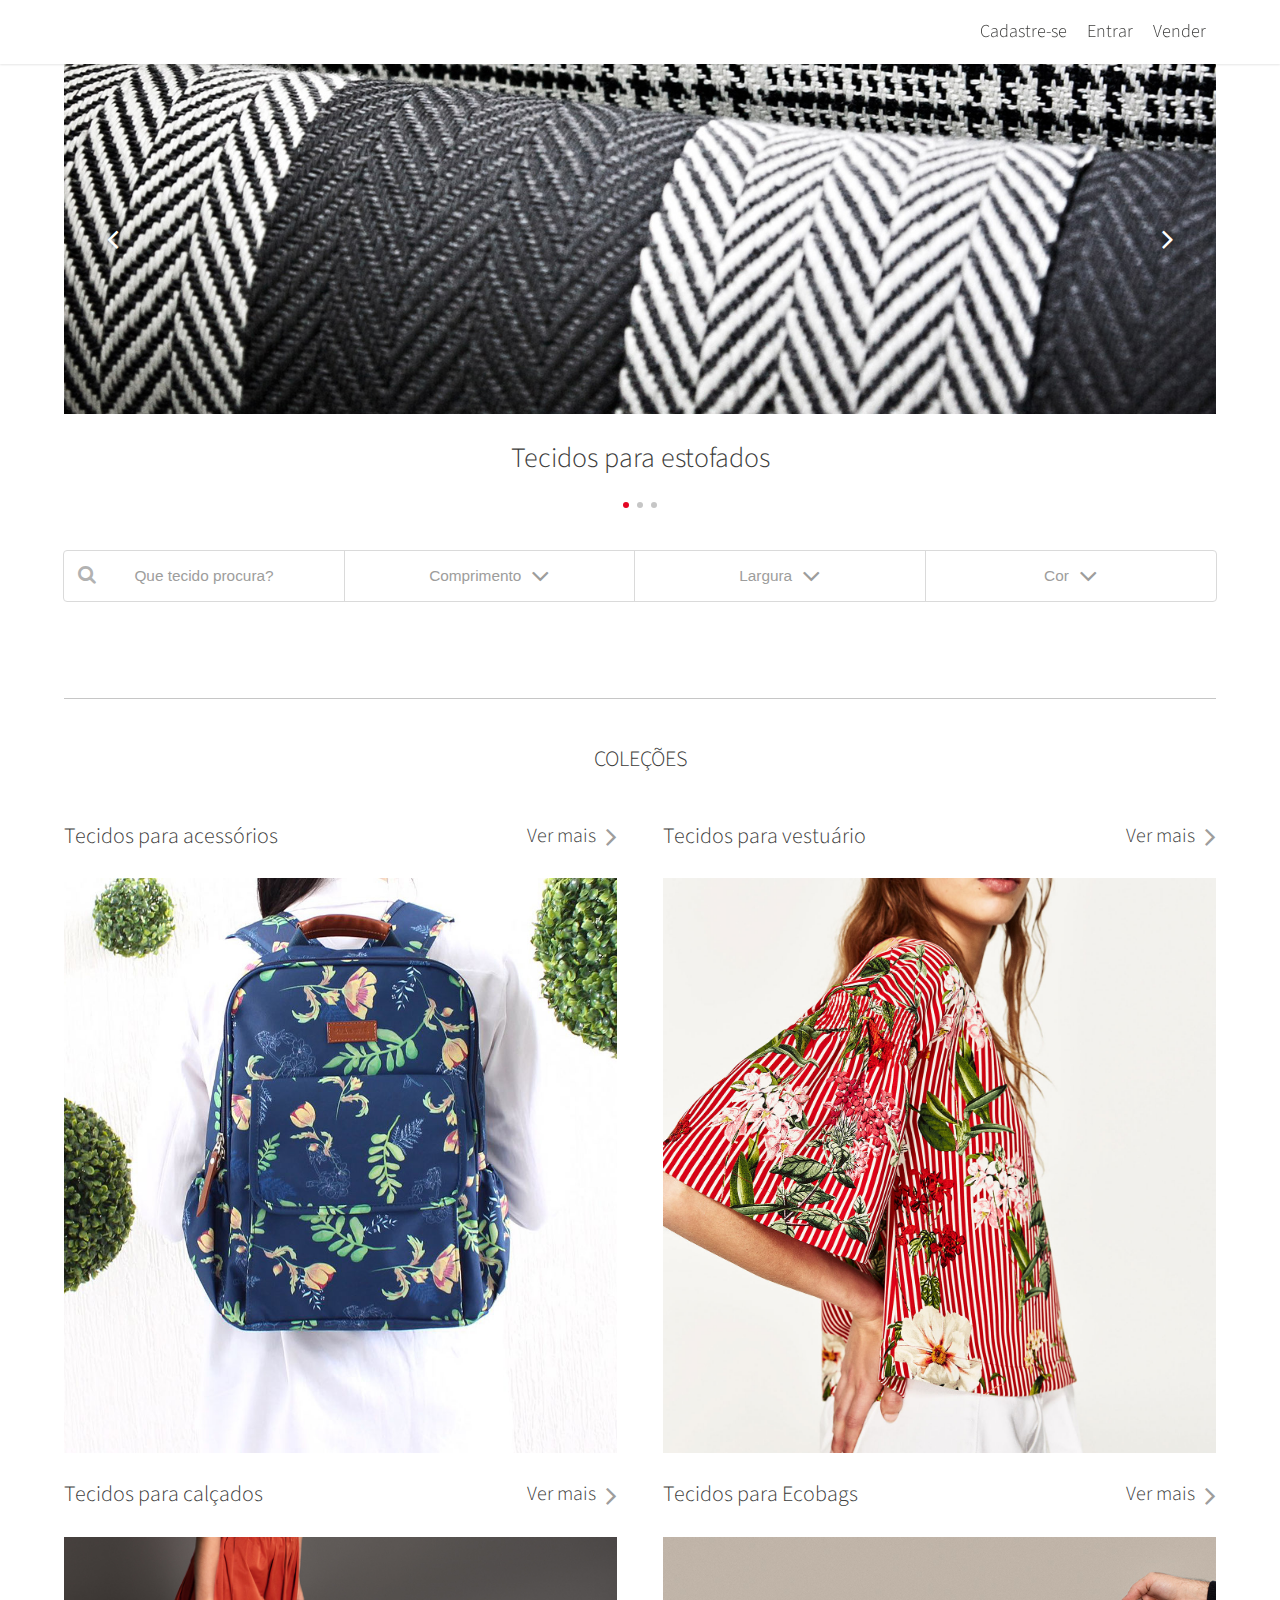
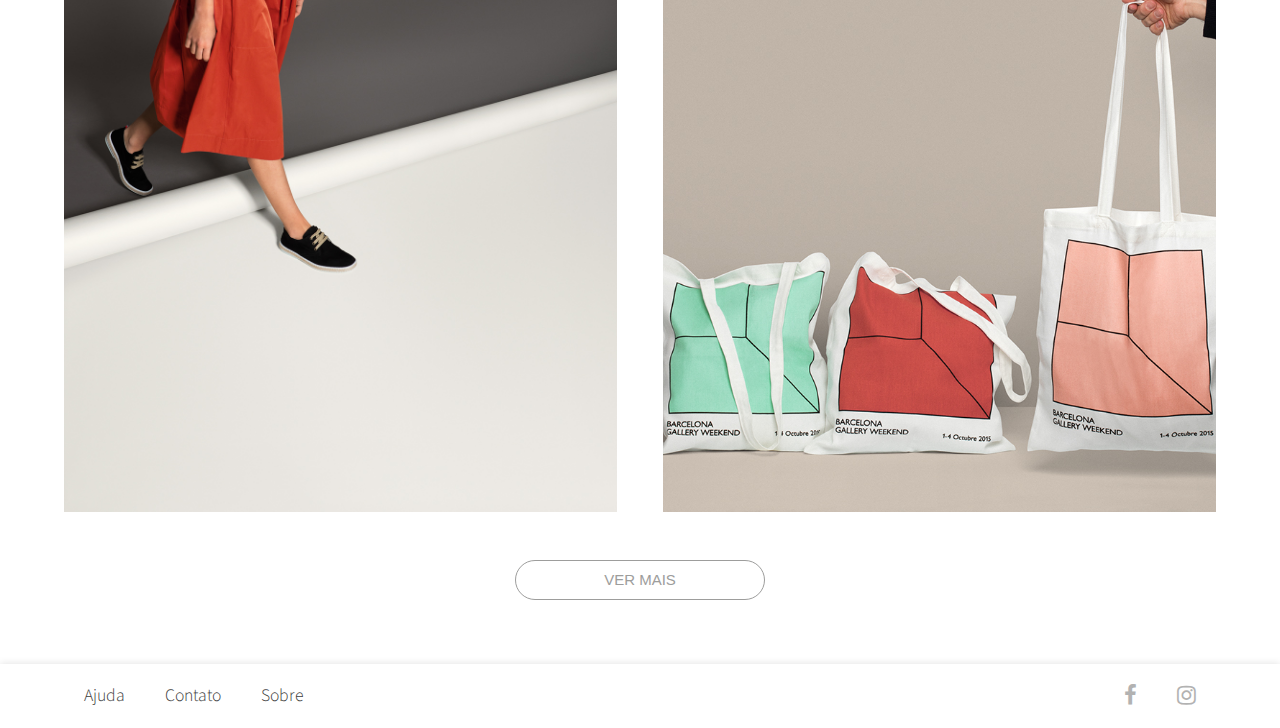
<file: index.html>
<!DOCTYPE html>
<html>
<head>
	<title>Fibra tecidos</title>
	<meta charset="utf-8">
	<meta name="viewport" content="width=device-width, user-scalable=no">
	<meta name="theme-color" content="#e40523">
	<link rel="stylesheet" type="text/css" href="font-awesome/css/font-awesome.min.css">
	<link rel="stylesheet" type="text/css" href="css/normalize.css">
	<link rel="stylesheet" type="text/css" href="css/style.css">
</head>
<body>
	<!-- HEADER -->
	<header id="header">
		<div class="topo linha container">
			<div id="menu">
				<button class="botao transparente abrir-fechar-menu">
					<img class="ativo" src="img/icone/nav-bar.svg">
					<img class="fechar" src="img/icone/close-menu.svg">
				</button>

				<nav class="menu-hamburguer">
						<ul id="menu-usuario">
							<li><a href="#">Cadastre-se</a></li>
							<li><a href="#">Entrar</a></li>
							<li><a href="#">Vender</a></li>
						</ul>
							<div class="divisor menu"></div>
						<ul id="menu-ajuda">
							<li><a href="#">Ajuda</a></li>
							<li><a href="#">Contato</a></li>
							<li><a href="#">Sobre</a></li>
						</ul>
				</nav>
			</div>

			<div id="logo">
				<a href="index.html">
					<h1>Fibra tecidos</h1>
				</a>
			</div>
		</div>
		<div class="bg-branco"></div>
	</header>

	<!-- SLIDER -->
	<section id="slider">

		<div id="slides" class="linha">
			<div class="slide active" data-slide=0>
				<a href="#">
					<img src="img/slide1.jpg">
					<h2>Tecidos para estofados</h2>
				</a>
			</div>
			<div class="slide" data-slide=1>
				<a href="#">
					<img src="img/slide2.jpg">
					<h2>Título do slide</h2>
				</a>
			</div>
			<div class="slide" data-slide=2>
				<a href="#">
					<img src="img/slide3.jpg">
					<h2>Título do slide</h2>
				</a>
			</div>
		</div>

		<nav class="setas">
			<button class="botao transparente seta esquerda">
				<i class="fa fa-angle-left" aria-hidden="true"></i>
			</button>
			<button class="botao transparente seta direita">
				<i class="fa fa-angle-right" aria-hidden="true"></i>
			</button>
		</nav>

		<div class="bullets container">
			<ul class="linha">
				<!-- COLOCAR BULLETS AQUI (JS) -->
			</ul>
		</div>
	</section>

	<!-- BUSCA -->
	<section id="search" class="container">
		<div class="busca-escrita">
			<span class=""><i class="fa fa-search" aria-hidden="true"></i></span>
			<button class="botao transparente" type="button" name="button">Que tecido procura?</button>
			<input class="botao transparente" placeholder="Que tecido procura?"></inpu>
		</div>
		<div class="filtros linha">
			<button class="botao transparente largura linha">
				<p>Comprimento</p>
				<i class="fa fa-angle-down" aria-hidden="true"></i>
			</button>
			<button class="botao transparente altura linha">
				<p>Largura</p>
				<i class="fa fa-angle-down" aria-hidden="true"></i>
			</button>
			<button class="botao transparente cor linha">
				<p>Cor</p>
				<i class="fa fa-angle-down" aria-hidden="true"></i>
			</button>
		</div>
	</section>

	<section class="popup">
		<div class="container">
			<div class="topo-popup">
				<button class="botao transparente fechar-popup">
					<img class="fechar ativo" src="img/icone/close-menu.svg">
				</button>
				<h3>Busca</h3>
			</div>
			<div class="corpo-popup">
				<div class="campo-preencher">
					<input type="text" name="" placeholder="Que tecido procura?">
				</div>
				<div class="opcoes space-between align-center">
					<div class="nome-filtro">
						<h4>Comprimento</h4>
					</div>
					<div class="opcao align-center" data-botaoPopup="0">
						<button class="botao transparente remove-medida" type="button" name="button">
							<img class="ativo" src="img/icone/remove.svg" alt="">
							<img class="inativo" src="img/icone/remove-inativo.svg" alt="">
						</button>
						<span class="medida">1</span>
						<span class="unidade-medida">m</span>
						<button class="botao transparente add-medida" type="button" name="button">
							<img src="img/icone/add.svg" alt="">
						</button>
					</div>
				</div>

				<div class="opcoes space-between align-center">
					<div class="nome-filtro">
						<h4>Largura</h4>
					</div>
					<div class="opcao align-center" data-botaoPopup="1">
						<button class="botao transparente remove-medida" type="button" name="button">
							<img class="ativo" src="img/icone/remove.svg" alt="">
							<img class="inativo" src="img/icone/remove-inativo.svg" alt="">
						</button>
						<span class="medida">1</span>
						<span class="unidade-medida">m</span>
						<button class="botao transparente add-medida" type="button" name="button">
							<img src="img/icone/add.svg" alt="">
						</button>
					</div>
				</div>

				<div class="opcoes align-center">
					<div class="nome-filtro">
						<h4>Cor</h4>
					</div>
				</div>

				<div class="opcoes cores">
					<button class="botao transparente cor azul-claro" type="button" name="button"></button>
					<button class="botao transparente cor azul-medio" type="button" name="button"></button>
					<button class="botao transparente cor azul-escuro" type="button" name="button"></button>
					<button class="botao transparente cor lilas" type="button" name="button"></button>
					<button class="botao transparente cor rosa-escuro" type="button" name="button"></button>
					<button class="botao transparente cor rosa-claro" type="button" name="button"></button>
					<button class="botao transparente cor vermelho-escuro" type="button" name="button"></button>
					<button class="botao transparente cor vermelho-claro" type="button" name="button"></button>
					<button class="botao transparente cor laranja-escuro" type="button" name="button"></button>
					<button class="botao transparente cor laranja-claro" type="button" name="button"></button>
					<button class="botao transparente cor amarelo-escuro" type="button" name="button"></button>
					<button class="botao transparente cor amarelo-claro" type="button" name="button"></button>
					<button class="botao transparente cor verde-escuro" type="button" name="button"></button>
					<button class="botao transparente cor verde-medio" type="button" name="button"></button>
					<button class="botao transparente cor verde-claro" type="button" name="button"></button>
					<button class="botao transparente cor branco" type="button" name="button"></button>
					<button class="botao transparente cor cinza" type="button" name="button"></button>
					<button class="botao transparente cor preto" type="button" name="button"></button>
				</div>

			</div>

			<button class="botao inteiro carregar-mais">Buscar</button>

		</div>
	</section>

	<!-- DIVISÃO DE SEÇÃO -->
	<div class="divisor secao container"></div>

	<!-- COLEÇÕES -->
	<section id="secao-colecoes" class="container">
		<h3>COLEÇÕES</h3>
		<div class="colecoes">

			<div class="colecao">
				<div class="linha space-between">
					<h4>Tecidos para acessórios</h4>
					<a href="#" class="align-center">Ver mais<i class="fa fa-angle-right" aria-hidden="true"></i></a>
				</div>
				<div class="imagem-colecao">
					<img src="img/colecao1.jpg">
				</div>
			</div>

			<div class="colecao">
				<div class="linha space-between">
					<h4>Tecidos para vestuário</h4>
					<a href="#" class="align-center">Ver mais<i class="fa fa-angle-right" aria-hidden="true"></i></a>
				</div>
				<div class="imagem-colecao">
					<img src="img/colecao2.jpg">
				</div>
			</div>

			<div class="colecao">
				<div class="linha space-between">
					<h4>Tecidos para calçados</h4>
					<a href="#" class="align-center">Ver mais<i class="fa fa-angle-right" aria-hidden="true"></i></a>
				</div>
				<div class="imagem-colecao">
					<img src="img/colecao3.jpg">
				</div>
			</div>

			<div class="colecao">
				<div class="linha space-between">
					<h4>Tecidos para Ecobags</h4>
					<a href="#" class="align-center">Ver mais<i class="fa fa-angle-right" aria-hidden="true"></i></a>
				</div>
				<div class="imagem-colecao">
					<img src="img/colecao4.jpg">
				</div>
			</div>

		</div>
		<button class="botao inteiro carregar-mais">VER MAIS</button>
	</section>

	<!-- FOOTER -->
	<footer id="footer" class="align-center">
		<div class="container align-center space-between">
			<ul id="menu-footer">
				<li><a href="#">Ajuda</a></li>
				<li><a href="#">Contato</a></li>
				<li><a href="#">Sobre</a></li>
			</ul>
			<div class="redes-sociais align-center space-between container">
				<a href="https://www.facebook.com/fibratecido/" target="_blank">
					<i class="fa fa-facebook" aria-hidden="true"></i>
				</a>
				<a href="https://www.instagram.com/fibratecido/" target="_blank">
					<i class="fa fa-instagram" aria-hidden="true"></i>
				</a>
			</div>
		</div>
	</footer>

	<script type="text/javascript" src="js/jquery-3.2.1.min.js"></script>
	<script type="text/javascript" src="js/script.js"></script>
</body>
</html>
</file>
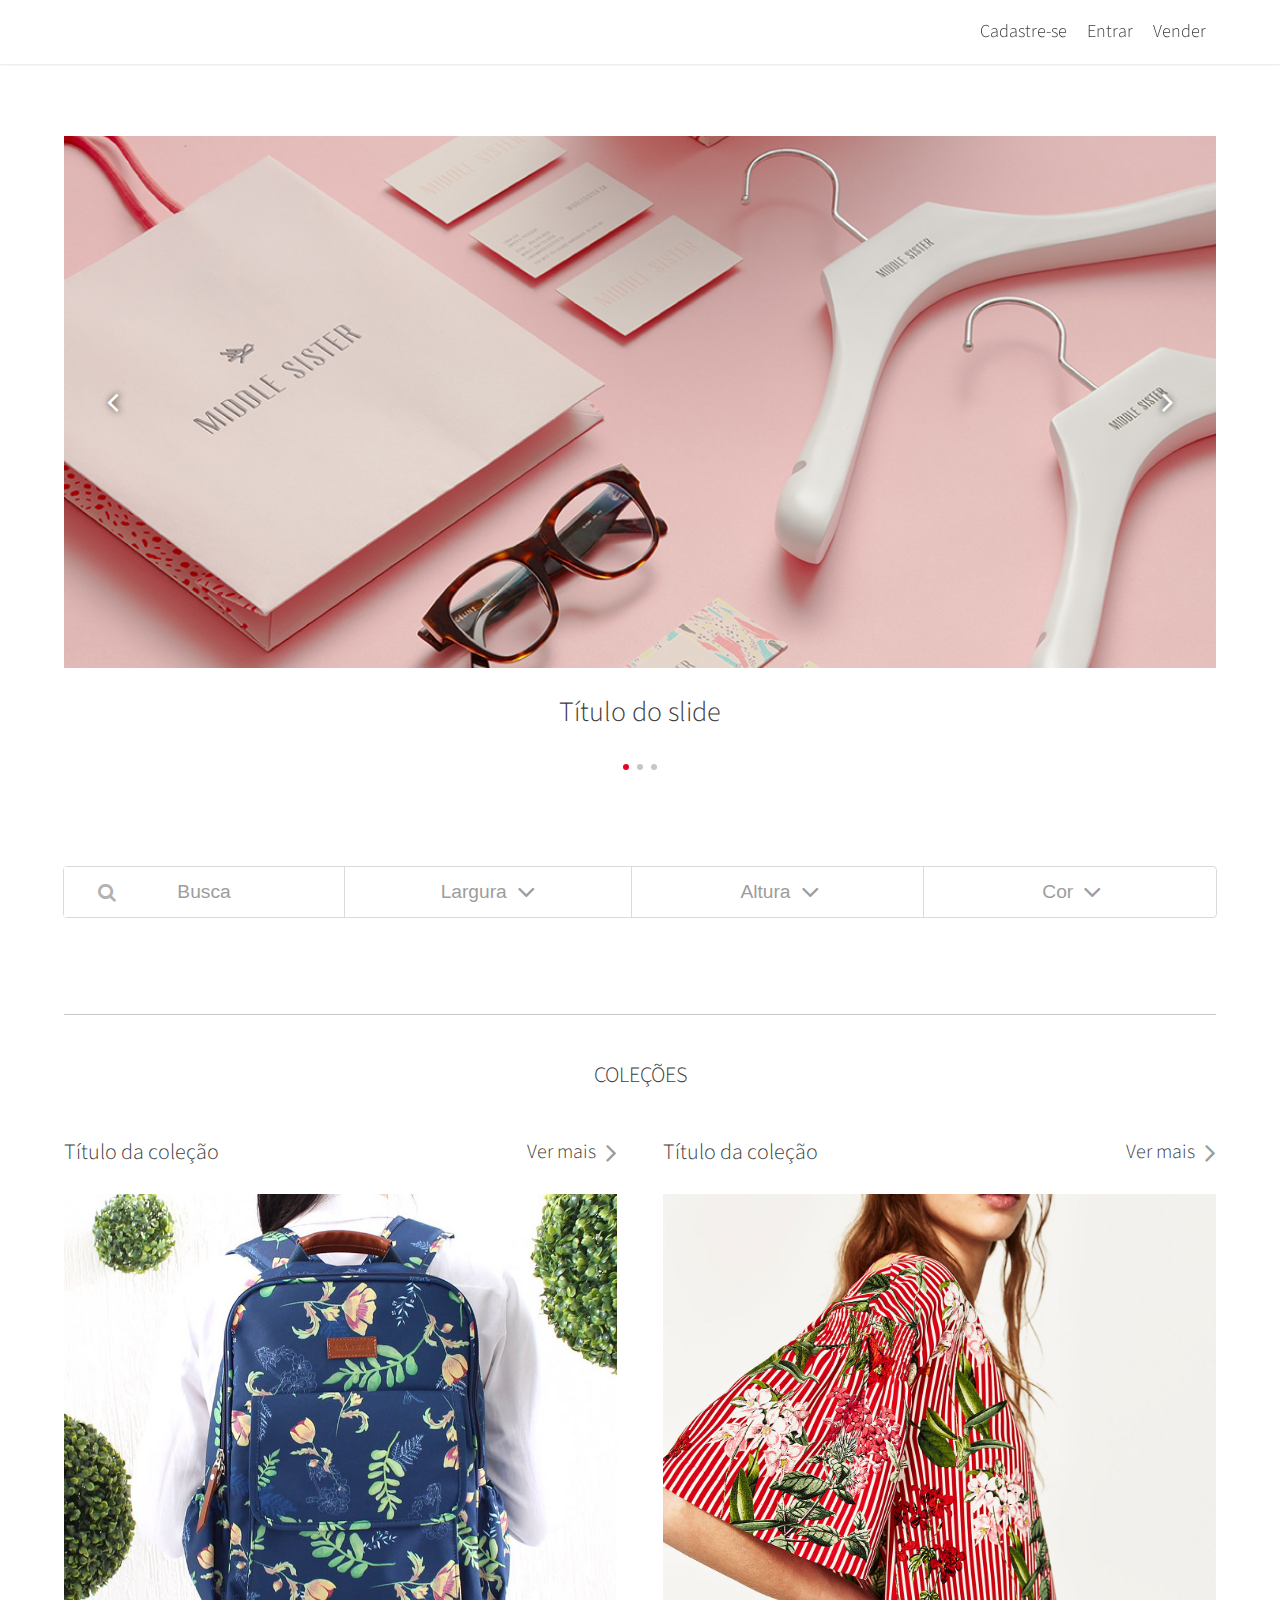
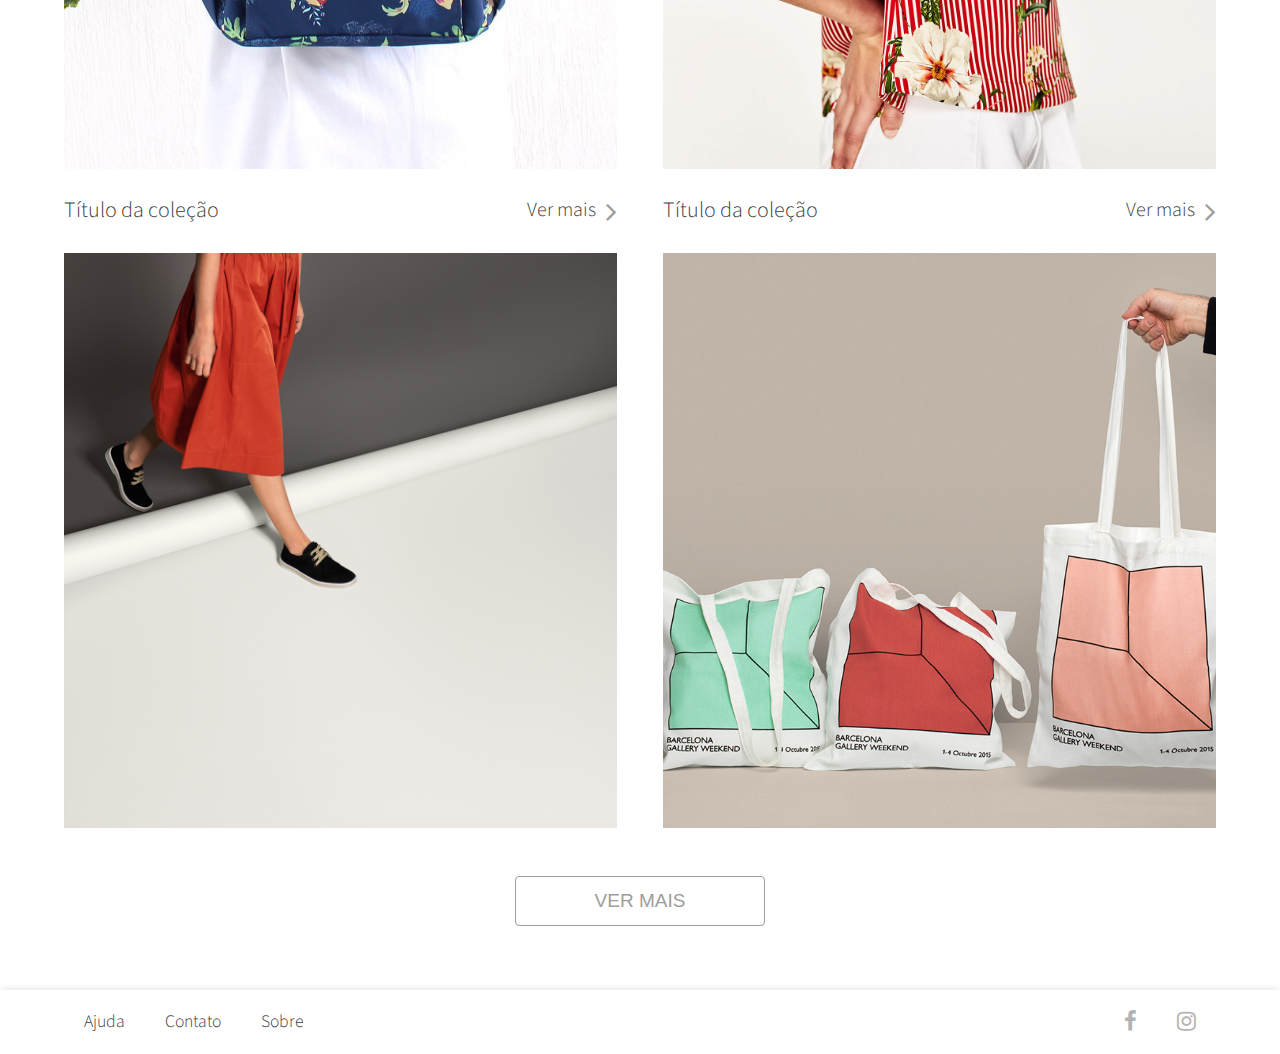
<file: Reprograma/Codigos/index.html>
<!DOCTYPE html>
<html>
<head>
	<title>Fibra tecidos</title>
	<meta charset="utf-8">
	<meta name="viewport" content="width=device-width, user-scalable=no">
	<meta name="theme-color" content="#e40523">
	<link rel="stylesheet" type="text/css" href="font-awesome/css/font-awesome.min.css">
	<link rel="stylesheet" type="text/css" href="css/normalize.css">
	<link rel="stylesheet" type="text/css" href="css/style.css">
</head>
<body>
	<!-- HEADER -->
	<header id="header">
		<div class="topo linha container">
			<div id="menu">
				<button class="botao transparente abrir-fechar-menu">
					<img class="ativo" src="img/icone/nav-bar.svg">
					<img class="" src="img/icone/close-menu.svg">
				</button>

				<nav class="menu-hamburguer">
						<ul id="menu-usuario">
							<li><a href="#">Cadastre-se</a></li>
							<li><a href="#">Entrar</a></li>
							<li><a href="#">Vender</a></li>
						</ul>
							<div class="divisor menu"></div>
						<ul id="menu-ajuda">
							<li><a href="#">Ajuda</a></li>
							<li><a href="#">Contato</a></li>
							<li><a href="#">Sobre</a></li>
						</ul>
				</nav>
			</div>

			<div id="logo">
				<h1>Fibra tecidos</h1>
			</div>
		</div>
		<div class="bg-branco"></div>
	</header>

	<!-- SLIDER -->
	<section id="slider">

		<div id="slides" class="linha">
			<div class="slide active" data-slide=0>
				<a href="#">
					<img src="img/slide1.jpg">
					<h2>Título do slide</h2>
				</a>
			</div>
			<div class="slide" data-slide=1>
				<a href="#">
					<img src="img/slide2.jpg">
					<h2>Título do slide</h2>
				</a>
			</div>
			<div class="slide" data-slide=2>
				<a href="#">
					<img src="img/slide3.jpg">
					<h2>Título do slide</h2>
				</a>
			</div>
		</div>

		<nav class="setas">
			<button class="botao transparente seta esquerda">
				<i class="fa fa-angle-left" aria-hidden="true"></i>
			</button>
			<button class="botao transparente seta direita">
				<i class="fa fa-angle-right" aria-hidden="true"></i>
			</button>
		</nav>

		<div class="bullets container">
			<ul class="linha">
				<!-- COLOCAR BULLETS AQUI (JS) -->
			</ul>
		</div>
	</section>

	<!-- BUSCA -->
	<section id="search" class="container">
		<div class="busca-escrita">
			<span class="icone"><i class="fa fa-search" aria-hidden="true"></i></span>
			<input type="text" name="busca" placeholder="Busca">
		</div>
		<div class="filtros linha">
			<button class="botao transparente largura linha">
				<p>Largura</p>
				<i class="fa fa-angle-down" aria-hidden="true"></i>
			</button>
			<button class="botao transparente altura linha">
				<p>Altura</p>
				<i class="fa fa-angle-down" aria-hidden="true"></i>
			</button>
			<button class="botao transparente cor linha">
				<p>Cor</p>
				<i class="fa fa-angle-down" aria-hidden="true"></i>
			</button>
		</div>
	</section>

	<!-- DIVISÃO DE SEÇÃO -->
	<div class="divisor secao container"></div>

	<!-- COLEÇÕES -->
	<section id="secao-colecoes" class="container">
		<h3>COLEÇÕES</h3>
		<div class="colecoes">

			<div class="colecao">
				<div class="linha space-between">
					<h4>Título da coleção</h4>
					<a href="#" class="align-center">Ver mais<i class="fa fa-angle-right" aria-hidden="true"></i></a>
				</div>
				<div class="imagem-colecao">
					<img src="img/colecao1.jpg">
				</div>
			</div>

			<div class="colecao">
				<div class="linha space-between">
					<h4>Título da coleção</h4>
					<a href="#" class="align-center">Ver mais<i class="fa fa-angle-right" aria-hidden="true"></i></a>
				</div>
				<div class="imagem-colecao">
					<img src="img/colecao2.jpg">
				</div>
			</div>

			<div class="colecao">
				<div class="linha space-between">
					<h4>Título da coleção</h4>
					<a href="#" class="align-center">Ver mais<i class="fa fa-angle-right" aria-hidden="true"></i></a>
				</div>
				<div class="imagem-colecao">
					<img src="img/colecao3.jpg">
				</div>
			</div>

			<div class="colecao">
				<div class="linha space-between">
					<h4>Título da coleção</h4>
					<a href="#" class="align-center">Ver mais<i class="fa fa-angle-right" aria-hidden="true"></i></a>
				</div>
				<div class="imagem-colecao">
					<img src="img/colecao4.jpg">
				</div>
			</div>

		</div>
		<button class="botao inteiro carregar-mais">VER MAIS</button>
	</section>

	<!-- FOOTER -->
	<footer id="footer" class="align-center">
		<div class="container align-center space-between">
			<ul id="menu-footer">
				<li><a href="#">Ajuda</a></li>
				<li><a href="#">Contato</a></li>
				<li><a href="#">Sobre</a></li>
			</ul>
			<div class="redes-sociais align-center space-between container">
				<a href="#">
					<i class="fa fa-facebook" aria-hidden="true"></i>
				</a>
				<a href="#">
					<i class="fa fa-instagram" aria-hidden="true"></i>
				</a>
			</div>
		</div>
	</footer>

	<script type="text/javascript" src="js/jquery-3.2.1.min.js"></script>
	<script type="text/javascript" src="js/script.js"></script>
</body>
</html>
</file>
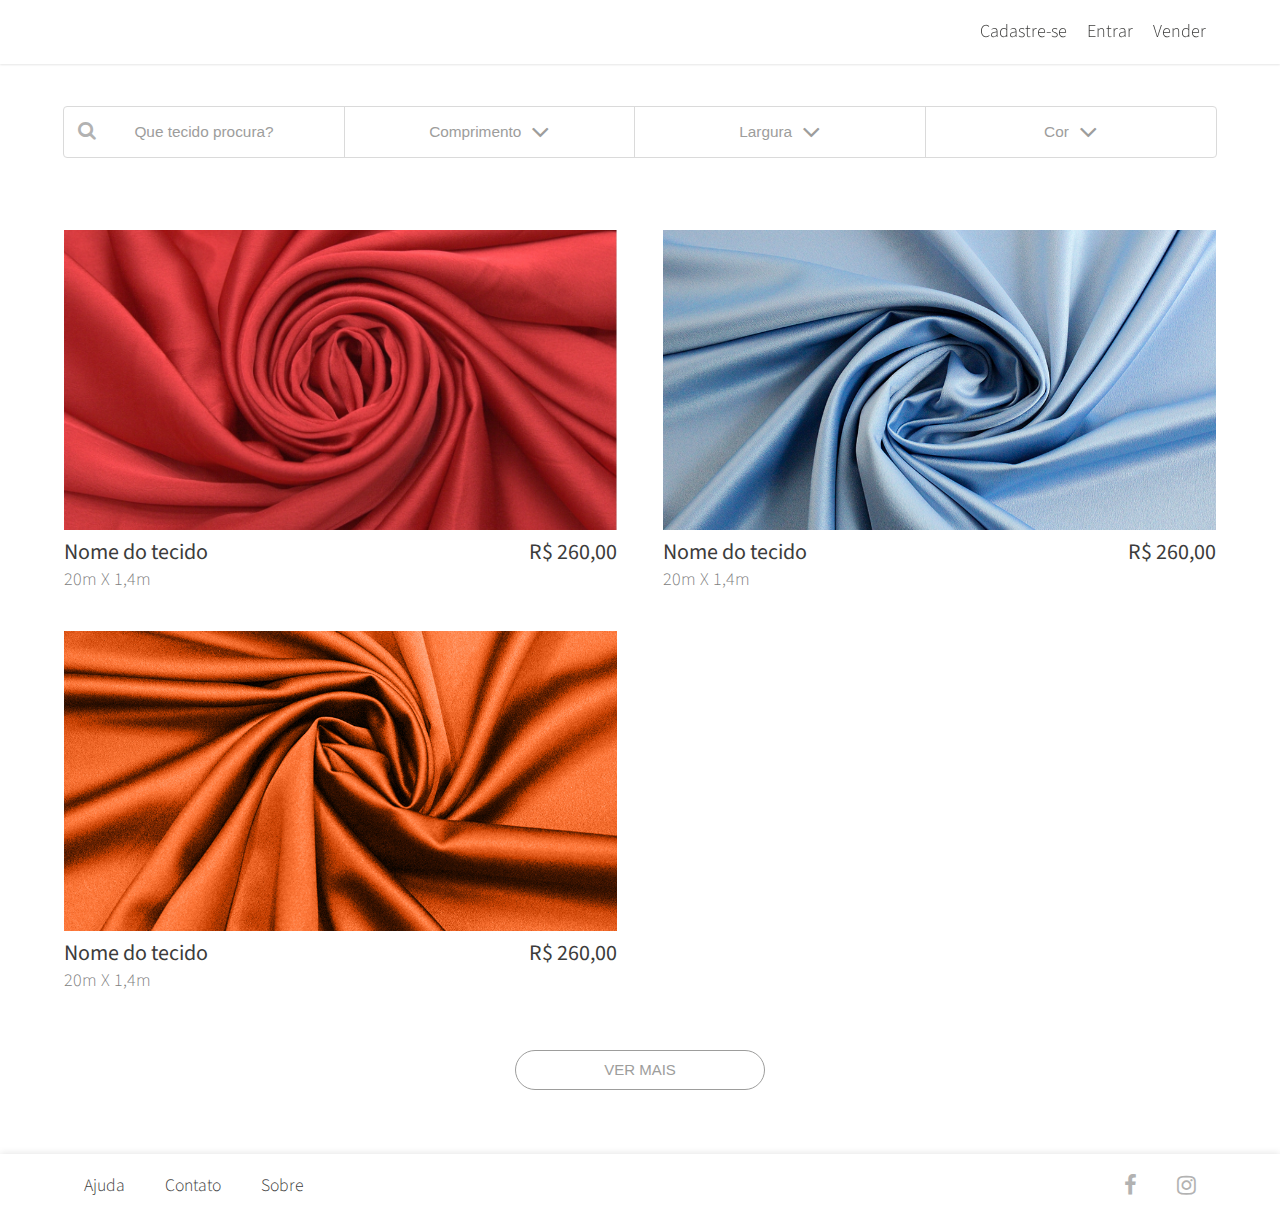
<file: busca.html>
<!DOCTYPE html>
<html>
<head>
	<title>Fibra tecidos</title>
	<meta charset="utf-8">
	<meta name="viewport" content="width=device-width, user-scalable=no">
	<meta name="theme-color" content="#e40523">
	<link rel="stylesheet" type="text/css" href="font-awesome/css/font-awesome.min.css">
	<link rel="stylesheet" type="text/css" href="css/normalize.css">
	<link rel="stylesheet" type="text/css" href="css/style.css">
</head>
<body>
	<!-- HEADER -->
	<header id="header">
		<div class="topo linha container">
			<div id="menu">
				<button class="botao transparente abrir-fechar-menu">
					<img class="ativo" src="img/icone/nav-bar.svg">
					<img class="" src="img/icone/close-menu.svg">
				</button>

				<nav class="menu-hamburguer">
						<ul id="menu-usuario">
							<li><a href="#">Cadastre-se</a></li>
							<li><a href="#">Entrar</a></li>
							<li><a href="#">Vender</a></li>
						</ul>
							<div class="divisor menu"></div>
						<ul id="menu-ajuda">
							<li><a href="#">Ajuda</a></li>
							<li><a href="#">Contato</a></li>
							<li><a href="#">Sobre</a></li>
						</ul>
				</nav>
			</div>

			<div id="logo">
				<a href="index.html">
					<h1>Fibra tecidos</h1>
				</a>
			</div>
		</div>
		<div class="bg-branco"></div>
	</header>

  <!-- BUSCA -->
	<section id="search" class="container">
		<div class="busca-escrita">
			<span class=""><i class="fa fa-search" aria-hidden="true"></i></span>
			<button class="botao transparente" type="button" name="button">Que tecido procura?</button>
			<input class="botao transparente" placeholder="Que tecido procura?"></inpu>
		</div>
		<div class="filtros linha">
			<button class="botao transparente largura linha">
				<p>Comprimento</p>
				<i class="fa fa-angle-down" aria-hidden="true"></i>
			</button>
			<button class="botao transparente altura linha">
				<p>Largura</p>
				<i class="fa fa-angle-down" aria-hidden="true"></i>
			</button>
			<button class="botao transparente cor linha">
				<p>Cor</p>
				<i class="fa fa-angle-down" aria-hidden="true"></i>
			</button>
		</div>
	</section>

  <section class="popup">
		<div class="container">
			<div class="topo-popup">
				<button class="botao transparente fechar-popup">
					<img class="ativo" src="img/icone/close-menu.svg">
				</button>
				<h3>Busca</h3>
			</div>
			<div class="corpo-popup">
				<div class="campo-preencher">
					<input type="text" name="" placeholder="Que tecido procura?">
				</div>
				<div class="opcoes space-between align-center">
					<div class="nome-filtro">
						<h4>Comprimento</h4>
					</div>
					<div class="opcao align-center">
						<button class="botao transparente remove-medida" type="button" name="button">
							<img src="img/icone/remove.svg" alt="">
						</button>
						<span class="medida">1</span>
						<span class="unidade-medida">m</span>
						<button class="botao transparente add-medida" type="button" name="button">
							<img src="img/icone/add.svg" alt="">
						</button>
					</div>
				</div>

				<div class="opcoes space-between align-center">
					<div class="nome-filtro">
						<h4>Largura</h4>
					</div>
					<div class="opcao align-center">
						<button class="botao transparente remove-medida" type="button" name="button">
							<img src="img/icone/remove.svg" alt="">
						</button>
						<span class="medida">1</span>
						<span class="unidade-medida">m</span>
						<button class="botao transparente add-medida" type="button" name="button">
							<img src="img/icone/add.svg" alt="">
						</button>
					</div>
				</div>

				<div class="opcoes align-center">
					<div class="nome-filtro">
						<h4>Cor</h4>
					</div>
				</div>

				<div class="opcoes cores">
					<button class="botao transparente cor azul-claro" type="button" name="button"></button>
					<button class="botao transparente cor azul-medio" type="button" name="button"></button>
					<button class="botao transparente cor azul-escuro" type="button" name="button"></button>
					<button class="botao transparente cor lilas" type="button" name="button"></button>
					<button class="botao transparente cor rosa-escuro" type="button" name="button"></button>
					<button class="botao transparente cor rosa-claro" type="button" name="button"></button>
					<button class="botao transparente cor vermelho-escuro" type="button" name="button"></button>
					<button class="botao transparente cor vermelho-claro" type="button" name="button"></button>
					<button class="botao transparente cor laranja-escuro" type="button" name="button"></button>
					<button class="botao transparente cor laranja-claro" type="button" name="button"></button>
					<button class="botao transparente cor amarelo-escuro" type="button" name="button"></button>
					<button class="botao transparente cor amarelo-claro" type="button" name="button"></button>
					<button class="botao transparente cor verde-escuro" type="button" name="button"></button>
					<button class="botao transparente cor verde-medio" type="button" name="button"></button>
					<button class="botao transparente cor verde-claro" type="button" name="button"></button>
					<button class="botao transparente cor branco" type="button" name="button"></button>
					<button class="botao transparente cor cinza" type="button" name="button"></button>
					<button class="botao transparente cor preto" type="button" name="button"></button>
				</div>

			</div>

			<button class="botao inteiro carregar-mais">Buscar</button>

		</div>
	</section>

  <main id="tecidos" class="container">
    <a href="index.html">
      <div class="tecido">
        <div class="foto">
          <img src="img/tecidos/tecido-crepe-nuage-cereja.jpg" alt="">
        </div>
      	<div class="informacoes">
          <div class="especificacoes">
            <h2>Nome do tecido</h2>
            <p>20m X 1,4m</p>
          </div>
          <div class="preco">
            <p>R$ 260,00</p>
          </div>
        </div>
      </div>
    </a>

    <a href="index.html">
      <div class="tecido">
        <div class="foto">
          <img src="img/tecidos/tecido-crepe-nuage-azul.jpg" alt="">
        </div>
        <div class="informacoes">
          <div class="especificacoes">
            <h2>Nome do tecido</h2>
            <p>20m X 1,4m</p>
          </div>
          <div class="preco">
            <p>R$ 260,00</p>
          </div>
        </div>
      </div>
    </a>

    <a href="index.html">
      <div class="tecido">
        <div class="foto">
          <img src="img/tecidos/tecido-crepe-nuage-laranja.jpg" alt="">
        </div>
        <div class="informacoes">
          <div class="especificacoes">
            <h2>Nome do tecido</h2>
            <p>20m X 1,4m</p>
          </div>
          <div class="preco">
            <p>R$ 260,00</p>
          </div>
        </div>
      </div>
    </a>
  </main>

  <div class="botao-mais container">
    <button class="botao inteiro carregar-mais">VER MAIS</button>
  </div>

  <!-- FOOTER -->
	<footer id="footer" class="align-center">
		<div class="container align-center space-between">
			<ul id="menu-footer">
				<li><a href="#">Ajuda</a></li>
				<li><a href="#">Contato</a></li>
				<li><a href="#">Sobre</a></li>
			</ul>
			<div class="redes-sociais align-center space-between container">
				<a href="https://www.facebook.com/fibratecido/" target="_blank">
					<i class="fa fa-facebook" aria-hidden="true"></i>
				</a>
				<a href="https://www.instagram.com/fibratecido/" target="_blank">
					<i class="fa fa-instagram" aria-hidden="true"></i>
				</a>
			</div>
		</div>
	</footer>

	<script type="text/javascript" src="js/jquery-3.2.1.min.js"></script>
	<script type="text/javascript" src="js/script.js"></script>
</body>
</html>
</file>
<file: css/style.css>
@import url("https://fonts.googleapis.com/css?family=Source+Sans+Pro:200,300,400");

/*PADRÃO*/

html {
	overflow-x: hidden;
}

body {
	font-family: 'Source Sans Pro', sans-serif;
	margin-top: 64px;
	background-color: white;
	/*overflow-x: hidden;*/
	color: #3c3c3b;
    overflow: hidden;
}

ul {
	list-style: none;
	padding-left: 0;
}

a {
  text-decoration: none;
  color: #3c3c3b;
}

button {
  outline: none;
}

.container {
	width: 90%;
	margin: 0 auto;
}

.linha {
	display: flex;
  align-items: center;
}

.space-between {
	display: flex;
	justify-content: space-between;
}

.align-center {
	display: flex;
	align-items: center;
}

.botao.transparente {
	background: none;
	border: none;
}

.fa {
	font-size: 1em;
}

.botao.inteiro {
	font-size: 1em;
	font-weight: 300;
	width: 100%;
	height: auto;
	padding: 10px;
	background: none;
	border: solid 1px #9d9d9c;
  border-radius: 50px;
	color: #9d9d9c;
  margin: 32px 0 0 0;
}

.botao.inteiro:hover {
	border: solid 1px #e40523;
	color: #e40523;
}

i[class^="fa fa-angle"] {
	font-size: 1.5em;
}

/*TAG*/

/*ID*/

#header {
	height: 64px;
  position: fixed;
  width: 100vw;
  top: 0;
  left: 0;
	background: white;
  box-shadow: 0px 1px 2px rgba(0, 0, 0, 0.1);
  z-index: 1000;
}

#menu {
	position: absolute;
}

#logo {
	flex-grow: 1;
}

#logo h1 {
	height: 50px;
	background: url("../img/logo.svg") no-repeat;
	overflow: hidden;
	text-indent: -999999999px;
	margin: 0;
	background-position: center;
}

#slider {
  position: relative;
	overflow-y: hidden;
}

#slides {
  align-items: flex-start;
  height: 300px;
	text-align: center;
	transform: translateX(0);
	transition: transform .5s ease-in-out;
  min-height: 300px;
	margin-bottom: 18px;
}

#slides img {
    border-style: none;
    height: 100%;
    width: 100vw;
    object-fit: cover;
	position: relative;
	z-index: 100;

}

#search {
	border: solid 1px #dadada;
	border-radius: 4px;
	margin: 32px auto;
}

#tecidos a {
	width: 100%;
	height: 100%;
}

#menu-footer {
	display: none;
}

#footer {
	height: 64px;
	box-shadow: 0px -1px 2px rgba(0, 0, 0, 0.1);
	margin-top: 64px;
}

#footer a:hover {
	color: #e40523;
	/*font-weight: 400;*/
}

/*CLASS*/

.topo {
	height: 64px;
	position: relative;
}

.botao.transparente img {
	height: 34px;
}

img.fechar.ativo {
	height: 25px;
}

.abrir-fechar-menu > img.ativo {
	display: block;
}

.abrir-fechar-menu img {
	display: none;
}

.menu-hamburguer {
	display: none;
}

.menu-hamburguer.ativo {
	display: block;
	/*background: white;*/
	height: 100vh;
	width: 100vw;
	position: fixed;
    top: 64px;
    z-index: 999;
}

.menu-hamburguer ul {
	/*padding: 24px;*/
	margin: 0;
	list-style: none;
	font-size: 1.3em;
	line-height: 3em;
}

.menu-hamburguer li a {
	font-weight: 300;
	padding: 10px 70% 10px 0;
}

.menu-hamburguer li a:hover {
	color: #e40523;
}

.divisor.menu {
	margin: 16px 0;
    width: 90%;
	height: 1px;
	background-color: #c6c6c6;
}

.divisor.secao {
	margin-top: 32px;
	margin-bottom: 32px;
	width: 90%;
	height: 1px;
	background-color: #c6c6c6;
}

.bg-branco {
	display: none;
    width: 100vw;
    height: 100vh;
    background-color: white;
    position: fixed;
}

.bg-branco.ativo {
	display: block;
}

.slide {
  height: 250px;
}

.slide h2 {
	font-size: 1.4em;
  font-weight: 300;
}

.setas {
  position: absolute;
  top: 0;
  height: 250px;
  width: calc(100% - 32px);
  padding: 0 16px;
  display: flex;
  justify-content: space-between;
}

.seta i {
	color: white;
}

.seta.direita i {
    text-shadow: -1px 0px 7px #1d1d1b;
}

.seta.esquerda i {
    text-shadow: 1px 0px 7px #1d1d1b;
}

.bullets ul {
    justify-content: center;
    margin: 0;
}

.bullets .bullet {
    height: 6px;
    width: 6px;
    background-color: #c6c6c6;
    border-radius: 50%;
    margin: 0 4px;
}

.bullets .bullet.active {
    background-color: #e40523;
}

.busca-escrita {
	border-bottom: solid 1px #dadada;
	padding: 15px;
	position: relative;
}

.busca-escrita span {
	position: absolute;
	color: #b2b2b2;
	top: 33%;
  margin-left: 5%;
}

.busca-escrita button {
	background: none;
  border: none;
	font-size: 1em;
	font-weight: 300;
	color: #9d9d9c;
	width: 100%;
}

.busca-escrita input {
	display: none;
}

.filtros {
    height: 50px;
    justify-content: space-between;
}

.filtros p {
	font-size: 1em;
	font-weight: 300;
}

.filtros .botao.transparente {
	width: 50%;
	justify-content: center;
	padding: 0 12px;
	border-right: solid 1px #dadada;
	color: #9d9d9c;
}

.filtros .botao.transparente:last-child {
    border-right: none;
}

.filtros i,
.colecao i {
	margin-left: 10px;
	color: #9d9d9c;
}

.popup {
	position: fixed;
	top: 0;
	left: 0;
	z-index: 99999;
	background-color: white;
	width: 100vw;
	height: 100vh;
	display: none;
}

.popup.ativo {
	display: block;
}

.popup > div {
	position: relative;
}

.popup button.fechar-popup {
	position: absolute;
	top: -3px;
	left: 0;
}

.topo-popup {
	flex-grow: 1;
	text-align: center;
}

.popup .campo-preencher {
	border: solid 1px #dadada;
	border-radius: 4px;
	padding: 10px;
  margin: 40px 0;
}

.popup .campo-preencher input {
	border: none;
	text-align: center;
	width: 100%;
	font-size: 1em;
	font-weight: 300;
	color: #9d9d9c;
}

.opcoes {
	margin-bottom: 20px;
}

.nome-filtro h4 {
	font-size: 1.188em;
	font-weight: 300;
	margin: 0;
}

.botao.transparente.remove-medida,
.botao.transparente.add-medida {
	padding: 0 10px;
}

.botao.transparente.remove-medida img,
.botao.transparente.add-medida img {
  width: 20px;
  height: 20px;
  padding: 5px;
}

.botao.transparente.remove-medida img.inativo {
	display: none;
}

.botao.transparente.remove-medida img.ativo {
	display: block;
}

.opcao span {
  font-weight: 300;
  margin: 5px;
}

.opcoes.cores {
	display: flex;
	flex-wrap: wrap;
}

.popup .cores .botao.transparente {
	width: 35px;
  height: 35px;
  background: rgba(238, 238, 238, 0.2);
  border-radius: 45px;
	margin-right: 19px;
  margin-bottom: 20px;
	box-shadow: 0 1px 5px rgba(0, 0, 0, 0.22);
	border-bottom: 1px solid #e4e4e4;
}

.popup button.botao.transparente.cor.azul-claro {
	background-color: #00b8e3;
}

.popup button.botao.transparente.cor.azul-medio {
	background-color: #0054e5;
}

.popup button.botao.transparente.cor.azul-escuro {
	background-color: #1900d2;
}

.popup button.botao.transparente.cor.lilas {
	background-color: #5e00d2;
}

.popup button.botao.transparente.cor.rosa-escuro {
	background-color: #aa2176;
}

.popup button.botao.transparente.cor.rosa-claro {
	background-color: #d07fb1;
}

.popup button.botao.transparente.cor.vermelho-escuro {
	background-color: #c21827;
}

.popup button.botao.transparente.cor.vermelho-claro {
	background-color: #d0380c;
}

.popup button.botao.transparente.cor.laranja-escuro {
	background-color: #de7700;
}

.popup button.botao.transparente.cor.laranja-claro {
	background-color: #df8800;
}

.popup button.botao.transparente.cor.amarelo-escuro {
	background-color: #e6ba07;
}

.popup button.botao.transparente.cor.amarelo-claro {
	background-color: #e6d902;
}

.popup button.botao.transparente.cor.verde-escuro {
	background-color: #3d5309;
}

.popup button.botao.transparente.cor.verde-medio {
	background-color: #85ad23;
}

.popup button.botao.transparente.cor.verde-claro {
	background-color: #a9c75f;
}

.popup button.botao.transparente.cor.branco {
	background-color: #ffffff;
}

.popup button.botao.transparente.cor.cinza {
	background-color: #aaaaaa;
}

.popup button.botao.transparente.cor.preto {
	background-color: #000000;
}

#secao-colecoes h3,
.colecao h4 {
	font-size: 1em;
	font-weight: 300;
}

#secao-colecoes h3 {
	text-align: center;
}

.colecao a {
	font-size: 0.875em;
	font-weight: 300;
}

.colecao i {
	margin-left: 5px;
    color: #9d9d9c;
}

.colecao img {
    width: 100%;
    height: 100%;
    object-fit: cover;
}

.tecido {
  margin-top: 30px;
}

.tecido img {
	width: 100%;
  object-fit: contain;
}

.tecido .informacoes {
	display: flex;
	align-items: flex-start;
	margin: 10px 0;
  justify-content: space-between;
}

.tecido .informacoes h2,
.tecido .informacoes p {
	margin: 0
}

.tecido .foto {
	height: 225px;
  overflow-y: hidden;
	display: flex;
  align-items: center;
}

.tecido .informacoes h2,
.tecido .preco p {
	font-size: 1em;
	font-weight: 400;
}

.tecido .especificacoes p {
	font-size: 0.938em;
	font-weight: 300;
	color: #808080;
	margin-top: 5px;
}

.topo-tecido {
	margin: 20px 0;
}

.topo-tecido .especificacoes h2,
.topo-tecido .preco p {
  margin: 0;
	font-weight: 300;
}

.informacoes-tecido {
  color: #808080;
  font-size: 0.938em;
  font-weight: 300;
}

.itens-tecido {
	margin-bottom: 20px;
}

.itens-tecido.dimensoes .medidas p {
	margin: 0;
}

p.dado-tecido {
  margin: 0;
  margin-bottom: 10px;
}

img.separacao-dados {
	height: 14px;
  margin: 0 5px;
}

.icones {
	flex-wrap: wrap;
	padding-top: 14px;
}

.icone {
	width: 40px;
	height: 40px;
	background: rgba(238, 238, 238, 0.2);
	border-radius: 45px;
	margin-right: 14px;
	margin-bottom: 14px;
	box-shadow: 0 1px 5px rgba(0, 0, 0, 0.22);
	border-bottom: 1px solid #e4e4e4;
}

.divisor.secao.tecidos {
	margin-top: 20px;
  margin-bottom: 20px;
  width: 90%;
  height: 1px;
  background-color: #c6c6c6;
}

.sugestoes-uso .informacoes-tecido p {
	color: #808080;
	font-size: 0.938em;
	font-weight: 300;
	line-height: 1.5em;
}

.sugestoes-uso .imagem-colecao img {
	object-fit: cover;
	width: 100%;
}

.botao.inteiro.negociar,
.botao.inteiro.comprar {
	width: 48%;
}

.redes-sociais {
  max-width: 70px;
}

.redes-sociais a {
	color: #b2b2b2;
}

/*SMARTPHONES MINIS*/
@media screen and (max-width: 240px){

}

/*TABLETS*/
@media screen and (min-width: 768px){

	.menu-hamburguer li a {
		font-size: 1.375em;
	}

	.setas {
	    width: calc(100% - 74.812px);
	    padding: 0 37.406px;
	}

	.setas i {
	    font-size: 2em;
	}

	#slides {
	    height: 580px;
	}

	.slide {
	    height: 532PX;
	}

	.slide h2 {
	    font-size: 1.750em;
	}

	.setas {
		height: 532px;
	}

	.bullets ul {
    margin: 0;
	}

	.divisor.secao {
    margin-top: 64px;
    margin-bottom: 32px;
	}

	#search {
    display: flex;
    font-size: 1.2em;
    height: 50px;
    margin: 42px auto;
	}

	.busca-escrita {
	    min-width: 280px;
	    padding: 0;
	    display: flex;
	    height: 50px;
	    border-right: solid 1px #dadada;
	    height: 100%;
	    border-bottom: none;
	}

	.busca-escrita span {
    margin-left: 5%;
    top: 25%;
	}

	.busca-escrita i {
		font-size: 1em;
	}

	.filtros {
	    width: 100%;
	}

	.filtros button {
		height: 100%;
	}

	.filtros p {
		margin: 0;
	}

	#secao-colecoes h3,
	.colecao h4 {
		font-size: 1.375em;
	}

	.colecao a {
	    font-size: 1.250em;
	}

	.colecao i {
		margin-left: 10px;
	}

	.tecido .foto {
    height: 480px;
	}

	.tecido img {
		object-fit: cover;
    height: 100%;
	}

	.tecido .informacoes h2, .tecido .preco p {
    font-size: 1.375em;
	}

	.tecido .especificacoes p {
    font-size: 1.125em;
	}

	.botao.inteiro {
		font-size: 1.188em;
		height: 50px;
	}

	#footer {
	    box-shadow: 0px -1px 7px rgba(0, 0, 0, 0.1);
	}

	.fa {
		font-size: 1.375em;
	}

}

@media screen and (min-width: 960px){

	/*#slider {
    margin-top: 50px;
	}*/

	#slides {
		height: 420px;
	}

	.slide {
		height: 350px;
	}

	.setas {
    height: 350px;
	}

	.container {
		max-width: 1200px;
	}

	#menu {
		right: 0;
	}

	#menu button {
		display: none;
	}

	.menu-hamburguer {
		display: block;
	    height: 64px;
	}

	.menu-hamburguer ul {
	    display: flex;
	    align-items: center;
	    padding: 0;
	}

	.menu-hamburguer li a {
		padding: 10px;
		font-size: 0.875em;
	}

	#menu-ajuda {
		display: none;
	}

	.divisor.menu {
		display: none;
	}

	#logo {
	    flex-grow: 0;
	}

	.bullets ul {
		margin: 0;
	}

	.divisor.secao {
        margin-top: 96px;
	    margin-bottom: 48px;
	}

	.busca-escrita button {
    display: none;
	}

	.busca-escrita input {
		display: block;
    font-size: 0.8em;
		width: 80%;
    margin: auto;
    text-align: center;
		color: #9d9d9c;
	}

	.busca-escrita input::placeholder {
		color: #9d9d9c;
	}

	.filtros p {
    font-size: 0.8em;
	}

	.colecoes {
		display: flex;
		justify-content: space-between;
	    flex-wrap: wrap;
	}

	.colecao {
		width: 48%;
	}

	.imagem-colecao {
	    height: 575px;
	    overflow: hidden;
        display: flex;
	    align-items: center;
	}

	.colecao img {
	    width: 575px;
	    height: 575px;
	    object-fit: cover;
	}

	.botao.inteiro {
    width: 250px;
    display: block;
    margin: 48px auto 0;
		height: 40px;
		font-size: 0.938em;
	}

	#menu-footer {
		display: flex;
	}

	#menu-footer a {
	    padding: 10px;
		margin: 10px;
	    font-size: 1.1em;
	    font-weight: 300;
	}

	#tecidos {
		display: flex;
    flex-wrap: wrap;
		justify-content: space-between;
	}

	#tecidos a {
	  width: 48%;
	}

	.tecido .foto {
    height: 300px;
	}

	.redes-sociais {
		max-width: 120px;
	}

	.redes-sociais a {
		padding: 20px;
	}
}
</file>
<file: Reprograma/Codigos/css/style.css>
@import url("https://fonts.googleapis.com/css?family=Source+Sans+Pro:200,300,400");

/*PADRÃO*/

html {
	overflow-x: hidden;
}

body {
	font-family: 'Source Sans Pro', sans-serif;
	margin-top: 64px;
	background-color: white;
	/*overflow-x: hidden;*/
	color: #3c3c3b;
    overflow: hidden;
}

ul {
	list-style: none;
	padding-left: 0;
}

a {
  text-decoration: none;
  color: #3c3c3b;
}

button {
  outline: none;
}

.container {
	width: 90%;
	margin: 0 auto;
}

.linha {
	display: flex;
  align-items: center;
}

.space-between {
	display: flex;
	justify-content: space-between;
}

.align-center {
	display: flex;
	align-items: center;
}

.botao.transparente {
	background: none;
	border: none;
}

.fa {
	font-size: 1em;
}

.botao.inteiro {
	font-size: 1em;
	font-weight: 300;
	width: 100%;
	height: auto;
	padding: 10px;
	background: none;
	border: solid 1px #9d9d9c;
	border-radius: 4px;
	color: #9d9d9c;
    margin: 32px 0 0 0;
}

.botao.inteiro:hover {
	border: solid 1px #e40523;
	color: #e40523;
}

i[class^="fa fa-angle"] {
	font-size: 1.5em;
}

/*TAG*/

/*ID*/

#header {
	height: 64px;
  position: fixed;
  width: 100vw;
  top: 0;
  left: 0;
	background: white;
  box-shadow: 0px 1px 2px rgba(0, 0, 0, 0.1);
  z-index: 1000;
}

#menu {
	position: absolute;
}

#logo {
	flex-grow: 1;
}

#logo h1 {
	height: 50px;
	background: url("../img/logo.svg") no-repeat;
	overflow: hidden;
	text-indent: -999999999px;
	margin: 0;
	background-position: center;
}

#slider {
    position: relative;
}

#slides {
    align-items: flex-start;
    height: 300px;
	text-align: center;
	transform: translateX(0);
	transition: transform .5s ease-in-out;
    min-height: 300px;
}

#slides img {
    border-style: none;
    height: 100%;
    width: 100vw;
    object-fit: cover;
	position: relative;
	z-index: 100;

}

#search {
	border: solid 1px #dadada;
	border-radius: 4px;
}

#menu-footer {
	display: none;
}

#footer {
	height: 64px;
	box-shadow: 0px -1px 2px rgba(0, 0, 0, 0.1);
	margin-top: 64px;
}

#footer a:hover {
	color: #e40523;
	/*font-weight: 400;*/
}

/*CLASS*/

.topo {
	height: 64px;
	position: relative;
}

.botao.transparente img {
	height: 34px;
}

.abrir-fechar-menu > img.ativo {
	display: block;
}

.abrir-fechar-menu img {
	display: none;
}

.menu-hamburguer {
	display: none;
}

.menu-hamburguer.ativo {
	display: block;
	/*background: white;*/
	height: 100vh;
	width: 100vw;
	position: fixed;
    top: 64px;
    z-index: 999;
}

.menu-hamburguer ul {
	/*padding: 24px;*/
	margin: 0;
	list-style: none;
	font-size: 1.3em;
	line-height: 3em;
}

.menu-hamburguer li a {
	font-weight: 300;
	padding: 10px 70% 10px 0;
}

.menu-hamburguer li a:hover {
	color: #e40523;
}

.divisor.menu {
	margin: 16px 0;
    width: 90%;
	height: 1px;
	background-color: #c6c6c6;
}

.divisor.secao {
	margin-top: 32px;
	margin-bottom: 32px;
	width: 90%;
	height: 1px;
	background-color: #c6c6c6;
}

.bg-branco {
	display: none;
    width: 100vw;
    height: 100vh;
    background-color: white;
    position: fixed;
}

.bg-branco.ativo {
	display: block;
}

.slide {
  height: 250px;
}

.slide h2 {
	font-size: 1.4em;
  font-weight: 300;
}

.setas {
  position: absolute;
  top: 0;
  height: 250px;
  width: calc(100% - 32px);
  padding: 0 16px;
  display: flex;
  justify-content: space-between;
}

.seta i {
	color: white;
}

.seta.direita i {
    text-shadow: -1px 0px 7px #1d1d1b;
}

.seta.esquerda i {
    text-shadow: 1px 0px 7px #1d1d1b;
}

.bullets ul {
    justify-content: center;
    margin: 16px 0 32px 0;
}

.bullets .bullet {
    height: 6px;
    width: 6px;
    background-color: #c6c6c6;
    border-radius: 50%;
    margin: 0 4px;
}

.bullets .bullet.active {
    background-color: #e40523;
}

.busca-escrita {
	border-bottom: solid 1px #dadada;
	padding: 15px;
	position: relative;
}

.busca-escrita span {
	position: absolute;
	color: #b2b2b2;
	top: 33%;
}

.busca-escrita input {
	border: none;
	text-align: center;
	width: 100%;
	font-size: 1em;
	font-weight: 300;
	color: #9d9d9c;
}

.busca-escrita input::placeholder {
	color: #9d9d9c;
}

.filtros {
    height: 50px;
    justify-content: space-between;
}

.filtros p {
	font-size: 1em;
	font-weight: 300;
}

.filtros .botao.transparente {
    width: 33%;
    justify-content: center;
    padding: 0;
    border-right: solid 1px #dadada;
    color: #9d9d9c;
}

.filtros .botao.transparente:last-child {
    border-right: none;
}

.filtros i,
.colecao i {
	margin-left: 10px;
	color: #9d9d9c;
}

#secao-colecoes h3,
.colecao h4 {
	font-size: 1em;
	font-weight: 300;
}

#secao-colecoes h3 {
	text-align: center;
}

.colecao a {
	font-size: 0.875em;
	font-weight: 300;
}

.colecao i {
	margin-left: 5px;
    color: #9d9d9c;
}

.colecao img {
    width: 100%;
    height: 100%;
    object-fit: cover;
}

.redes-sociais {
    max-width: 70px;
}

.redes-sociais a {
	color: #b2b2b2;
}

/*SMARTPHONES MINIS*/
@media screen and (max-width: 240px){

}

/*TABLETS*/
@media screen and (min-width: 768px){

	.menu-hamburguer li a {
		font-size: 1.375em;
	}

	.setas {
	    width: calc(100% - 74.812px);
	    padding: 0 37.406px;
	}

	.setas i {
	    font-size: 2em;
	}

	#slides {
	    height: 580px;
	}

	.slide {
	    height: 532PX;
	}

	.slide h2 {
	    font-size: 1.750em;
	}

	.setas {
		height: 532px;
	}

	.bullets ul {
	    margin: 32px 0 64px 0;
	}

	.divisor.secao {
	    margin-top: 64px;
	    margin-bottom: 32px;
	}

	#search {
	    display: flex;
        font-size: 1.2em;
        height: 50px;
	}

	.busca-escrita {
	    min-width: 280px;
	    padding: 0;
	    display: flex;
	    height: 50px;
	    border-right: solid 1px #dadada;
	    height: 100%;
	    border-bottom: none;
	}

	.busca-escrita span {
	    margin-left: 34px;
        top: 30%;
	}

	.busca-escrita i {
		font-size: 1em;
	}

	.filtros {
	    width: 100%;
	}

	.filtros button {
		height: 100%;
	}

	.filtros p {
		margin: 0;
	}

	#secao-colecoes h3,
	.colecao h4 {
		font-size: 1.375em;
	}

	.colecao a {
	    font-size: 1.250em;
	}

	.colecao i {
		margin-left: 10px;
	}

	.botao.inteiro {
		font-size: 1.188em;
		height: 50px;
	}

	#footer {
	    box-shadow: 0px -1px 7px rgba(0, 0, 0, 0.1);
	}

	.fa {
		font-size: 1.375em;
	}

}

@media screen and (min-width: 960px){

	body {
	    margin-top: 136px;
	}

	.container {
		max-width: 1200px;
	}

	#menu {
		right: 0;
	}

	#menu button {
		display: none;
	}

	.menu-hamburguer {
		display: block;
	    height: 64px;
	}

	.menu-hamburguer ul {
	    display: flex;
	    align-items: center;
	    padding: 0;
	}

	.menu-hamburguer li a {
		padding: 10px;
		font-size: 0.875em;
	}

	#menu-ajuda {
		display: none;
	}

	.divisor.menu {
		display: none;
	}

	#logo {
	    flex-grow: 0;
	}

	.bullets ul {
		margin: 48px 0 96px 0;
	}

	.divisor.secao {
        margin-top: 96px;
	    margin-bottom: 48px;
	}

	.colecoes {
		display: flex;
		justify-content: space-between;
	    flex-wrap: wrap;
	}

	.colecao {
		width: 48%;
	}

	.imagem-colecao {
	    height: 575px;
	    overflow: hidden;
        display: flex;
	    align-items: center;
	}

	.colecao img {
	    width: 575px;
	    height: 575px;
	    object-fit: cover;
	}

	.botao.inteiro {
	    width: 250px;
	    display: block;
	    margin: 48px auto 0;
		height: 50px;
	}

	#menu-footer {
		display: flex;
	}

	#menu-footer a {
	    padding: 10px;
		margin: 10px;
	    font-size: 1.1em;
	    font-weight: 300;
	}

	.redes-sociais {
		max-width: 120px;
	}

	.redes-sociais a {
		padding: 20px;
	}
}
</file>
